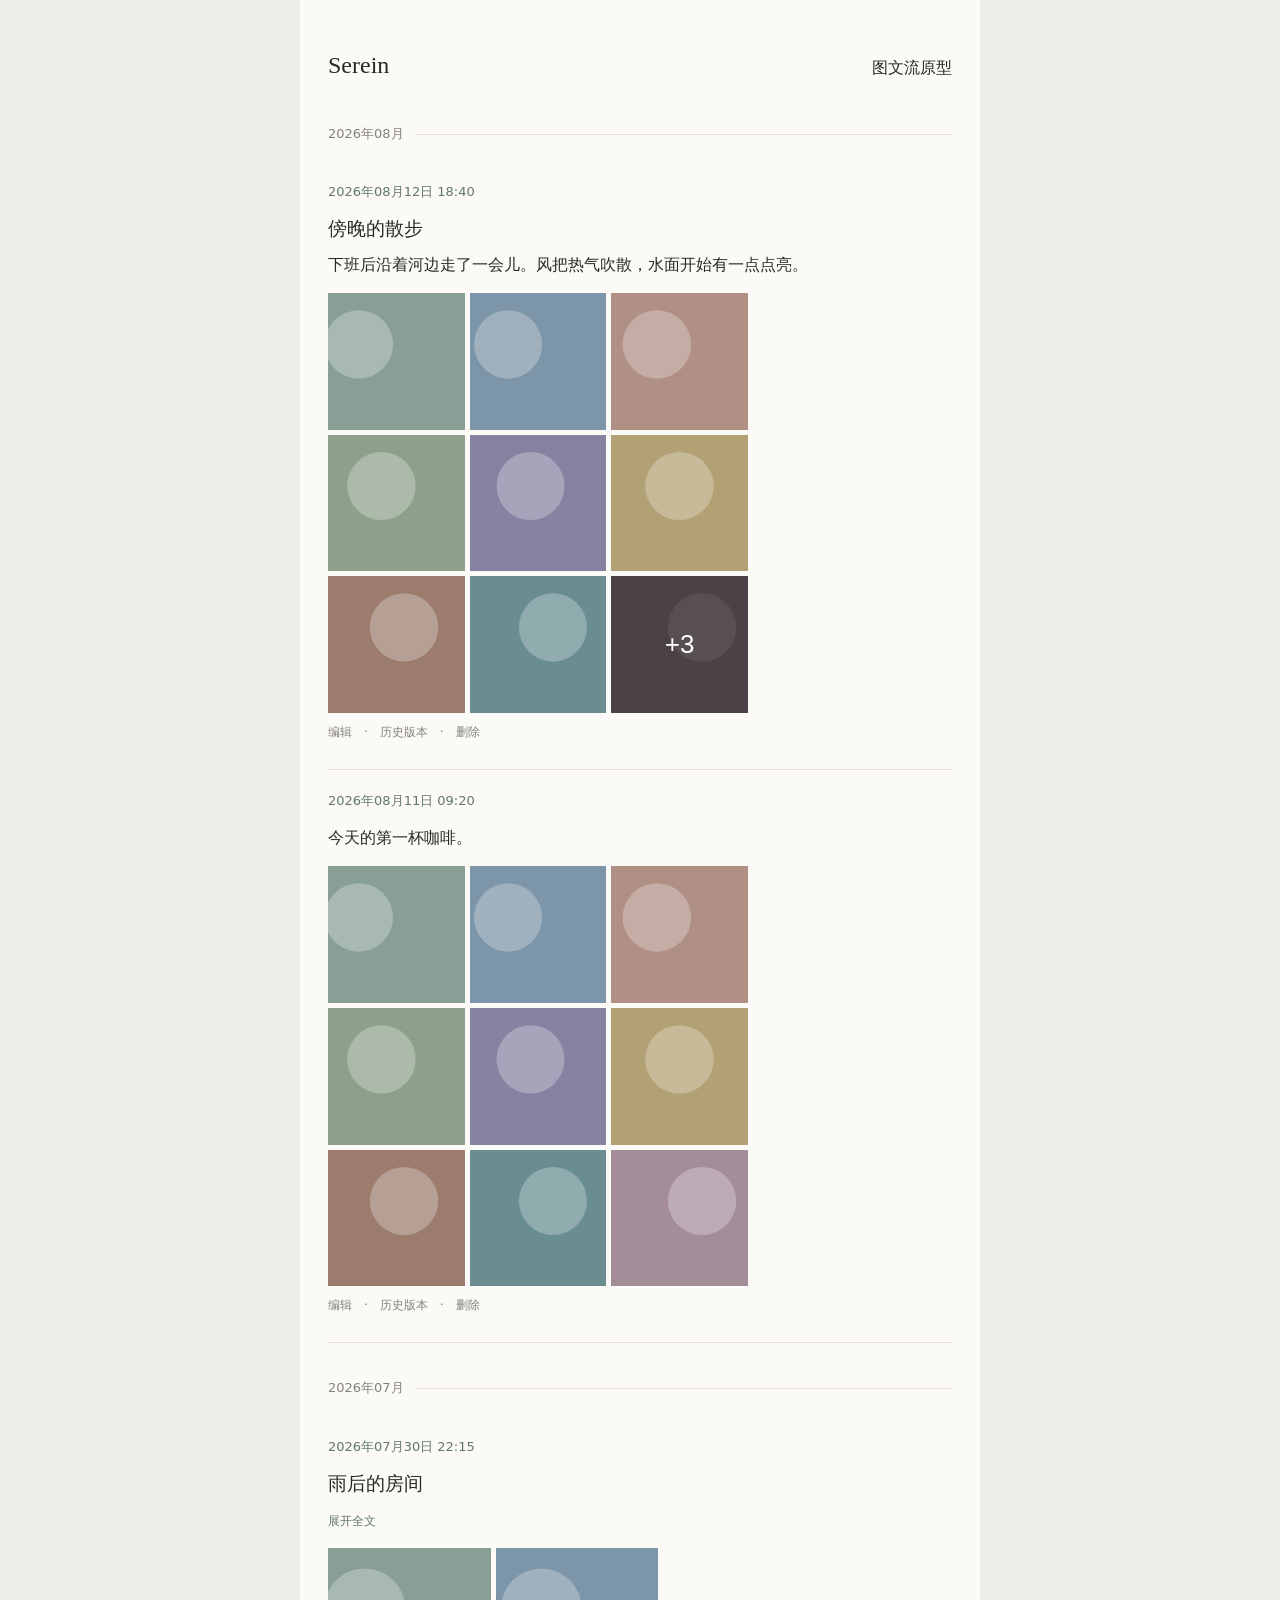
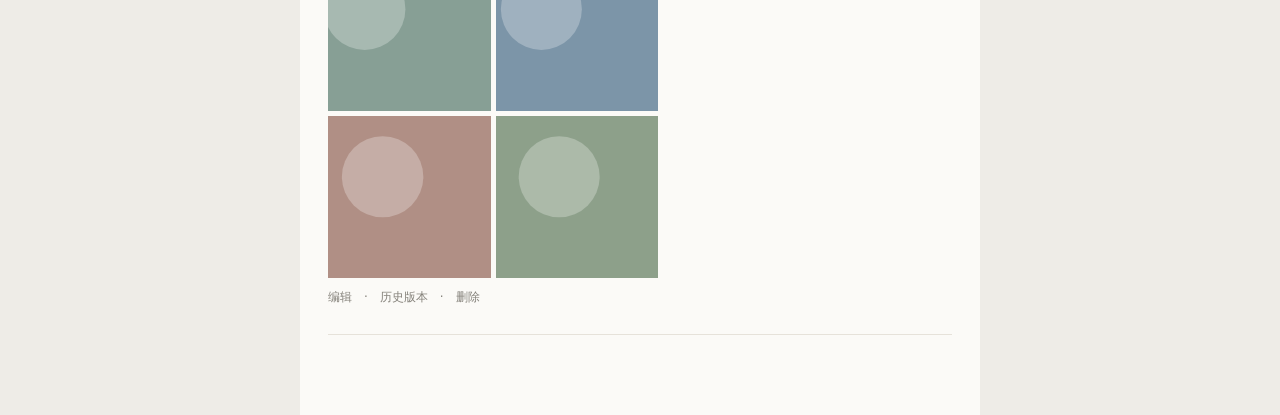
<file: frontend/prototypes/moments.html>
<!doctype html><html lang="zh-CN"><meta charset="utf-8"><meta name="viewport" content="width=device-width,initial-scale=1"><title>Serein · 图文流原型</title>
<style>:root{--paper:#fbfaf7;--ink:#292925;--muted:#85827b;--line:#e6e2da;--accent:#61776e;--gap:5px}*{box-sizing:border-box}body{margin:0;color:var(--ink);background:#eeece7;font:16px/1.7 system-ui,"PingFang SC",sans-serif}main{width:min(100%,680px);min-height:100vh;margin:auto;padding:52px 28px 80px;background:var(--paper)}header{display:flex;justify-content:space-between;align-items:baseline;margin-bottom:42px}h1{margin:0;font:500 24px Georgia,"Songti SC",serif}.month{display:flex;gap:12px;align-items:center;margin:34px 0 16px;color:var(--muted);font-size:13px}.month:after{content:"";height:1px;flex:1;background:var(--line)}article{padding:20px 0 28px;border-bottom:1px solid var(--line)}time{display:block;margin-bottom:12px;color:var(--accent);font-size:13px}h2{margin:0 0 8px;font:500 19px/1.45 Georgia,"Songti SC",serif}p{margin:0;white-space:pre-line}.photos{display:grid;grid-template-columns:repeat(3,1fr);gap:var(--gap);width:min(100%,420px);margin-top:15px}.photos[data-count="1"]{grid-template-columns:1fr}.photos[data-count="2"],.photos[data-count="3"],.photos[data-count="4"]{grid-template-columns:repeat(2,1fr);width:min(100%,330px)}.photo{position:relative;aspect-ratio:1;overflow:hidden;border:0;padding:0;background:#d5d1c9;cursor:zoom-in}.photos[data-count="1"] .photo{aspect-ratio:4/3}.photo img{width:100%;height:100%;object-fit:cover}.more:after{content:attr(data-more);position:absolute;inset:0;display:grid;place-items:center;color:#fff;background:#0008;font-size:26px}.expand,.actions{border:0;padding:0;color:var(--muted);background:transparent;font:12px system-ui;cursor:pointer}.expand{margin-top:8px;color:var(--accent)}.actions{margin-top:11px}dialog{width:min(100vw,900px);max-width:none;height:100dvh;max-height:none;margin:0 auto;border:0;padding:0;color:#fff;background:#000f}dialog::backdrop{background:#000a}.viewer{display:grid;grid-template-rows:auto 1fr auto;height:100%}.viewer-top,.viewer-bottom{display:flex;justify-content:space-between;padding:18px 22px;color:#d4d4d2;font-size:13px}.viewer button{border:0;padding:8px;color:inherit;background:transparent;cursor:pointer}.viewer-stage{display:grid;grid-template-columns:54px 1fr 54px;align-items:center}.viewer-stage img{max-width:100%;max-height:calc(100dvh - 128px);justify-self:center;object-fit:contain}.viewer-nav{font-size:28px}@media(max-width:520px){main{padding:34px 18px 60px}.photos{width:100%}}</style>
<main><header><h1>Serein</h1><span>图文流原型</span></header><section id="feed"></section></main><dialog id="viewer"><div class="viewer"><div class="viewer-top"><span id="position"></span><button id="close">关闭 ×</button></div><div class="viewer-stage"><button class="viewer-nav" id="previous">‹</button><img id="large" alt=""><button class="viewer-nav" id="next">›</button></div><div class="viewer-bottom"><span id="caption"></span><span>← → 切换 · Esc 关闭</span></div></div></dialog>
<script>
const entries=[['2026年08月12日 18:40','傍晚的散步','下班后沿着河边走了一会儿。风把热气吹散，水面开始有一点点亮。',12],['2026年08月11日 09:20','','今天的第一杯咖啡。',9],['2026年07月30日 22:15','雨后的房间','窗户开着，空气是湿的。把白天没有做完的事情先放一放。\n\n这是一段用于确认长文字折叠行为的样本文本。它应该保持阅读上的安静，不抢走图片的注意力；需要时再展开全部内容。',4]];const colors=['879f95','7c95a8','b08f85','8da08a','8682a1','b1a174','9b7c6d','698d91','a48c99','8d9b70','8c7c71','748a9b'];const image=i=>`data:image/svg+xml,${encodeURIComponent(`<svg xmlns="http://www.w3.org/2000/svg" viewBox="0 0 400 400"><rect width="400" height="400" fill="#${colors[i%12]}"/><circle cx="${90+i*22%250}" cy="150" r="100" fill="#fff4"/></svg>`)}`;const feed=document.querySelector('#feed'),viewer=document.querySelector('#viewer'),large=document.querySelector('#large');let active=[],index=0,last='';function show(){large.src=active[index];position.textContent=`${index+1} / ${active.length}`;caption.textContent=`图片 ${index+1}`;previous.disabled=index===0;next.disabled=index===active.length-1}function open(count,start){active=Array.from({length:count},(_,i)=>image(i));index=start;show();viewer.showModal()}for(const[date,title,body,count]of entries){const month=date.slice(0,8);if(month!==last){feed.insertAdjacentHTML('beforeend',`<div class="month">${month}</div>`);last=month}const article=document.createElement('article');article.innerHTML=`<time>${date}</time>${title?`<h2>${title}</h2>`:''}`.slice(0,-1);const text=document.createElement('p');text.textContent=body;article.append(text);if(body.length>70){text.hidden=true;const toggle=document.createElement('button');toggle.className='expand';toggle.textContent='展开全文';toggle.onclick=()=>{text.hidden=!text.hidden;toggle.textContent=text.hidden?'展开全文':'收起'};article.append(toggle)}const grid=document.createElement('div');grid.className='photos';grid.dataset.count=Math.min(count,9);for(let i=0;i<Math.min(count,9);i++){const tile=document.createElement('button');tile.className='photo'+(i===8&&count>9?' more':'');tile.dataset.more=i===8?`+${count-9}`:'';tile.innerHTML=`<img src="${image(i)}" alt="第 ${i+1} 张图片">`;tile.onclick=()=>open(count,i);grid.append(tile)}article.append(grid);article.insertAdjacentHTML('beforeend','<div class="actions">编辑　·　历史版本　·　删除</div>');feed.append(article)}previous.onclick=()=>{if(index){index--;show()}};next.onclick=()=>{if(index<active.length-1){index++;show()}};close.onclick=()=>viewer.close();document.addEventListener('keydown',e=>{if(!viewer.open)return;if(e.key==='ArrowLeft')previous.click();if(e.key==='ArrowRight')next.click()});
</script>
</file>
